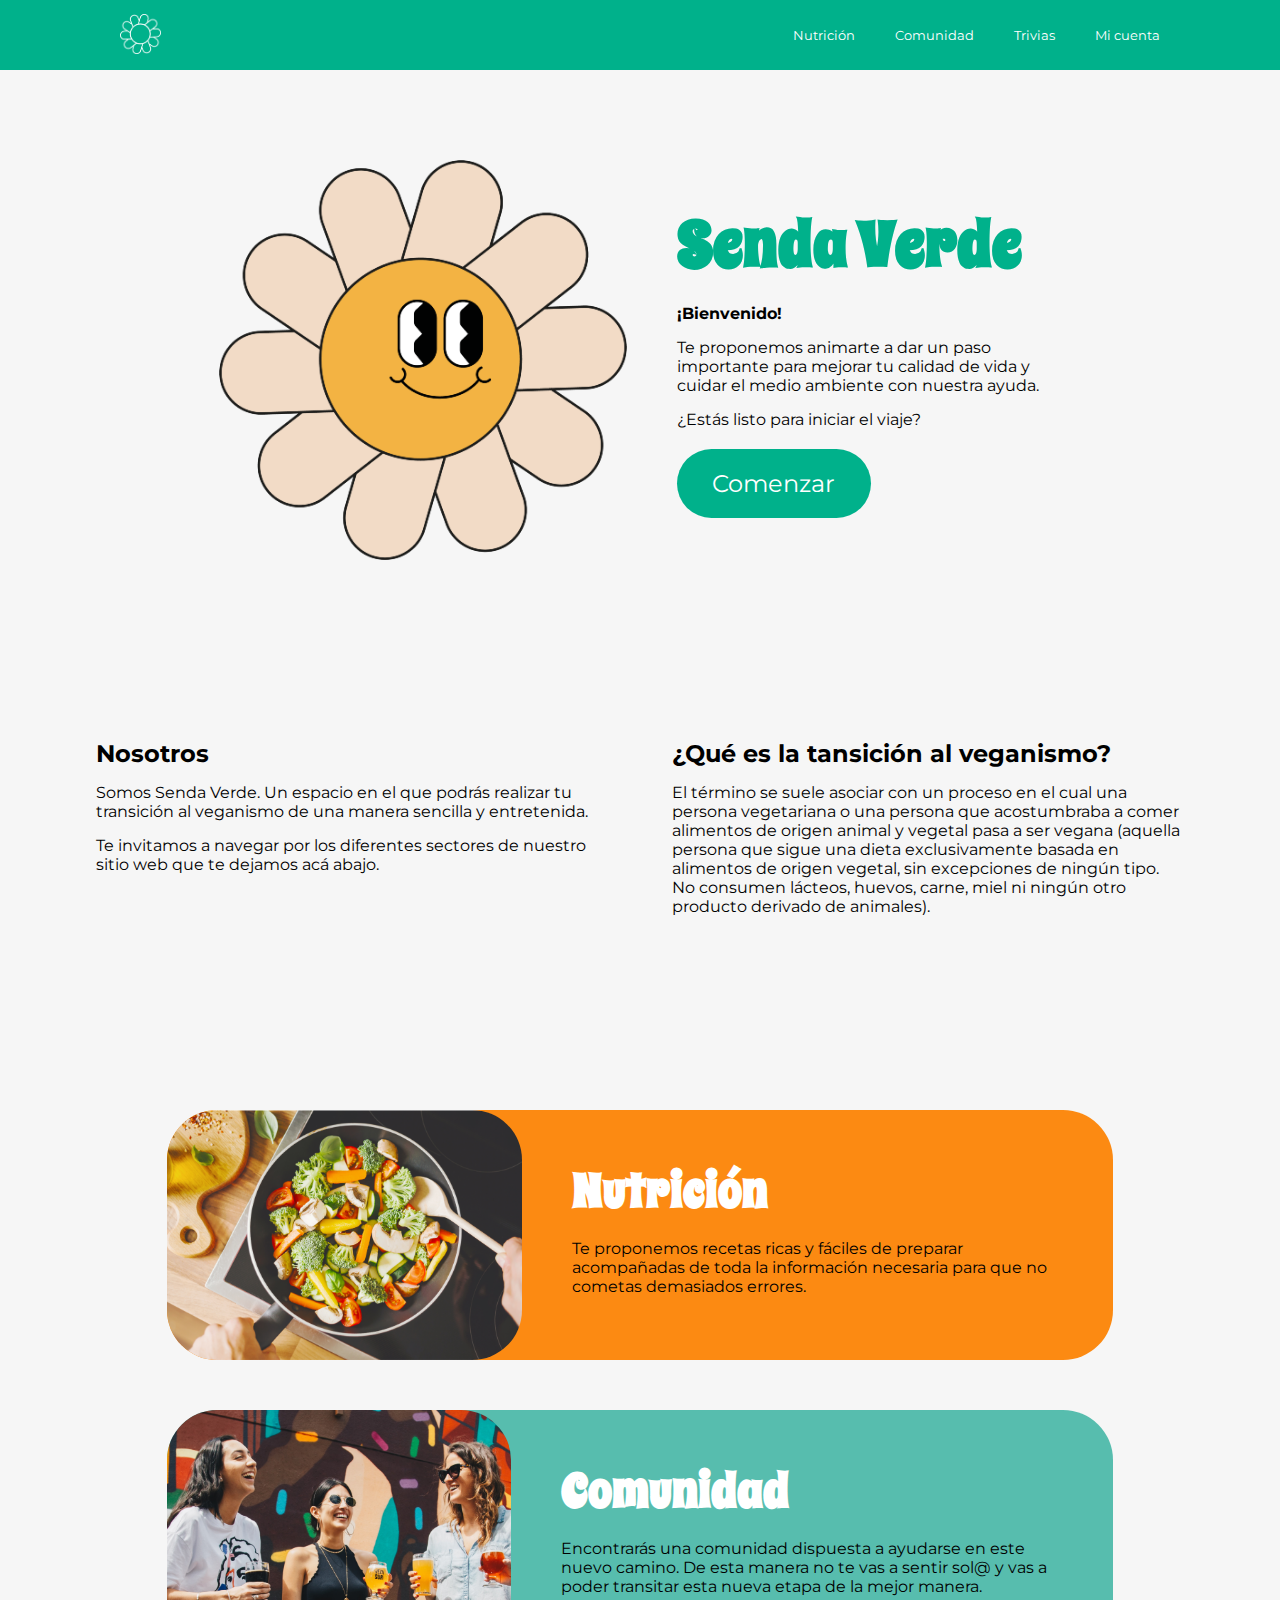
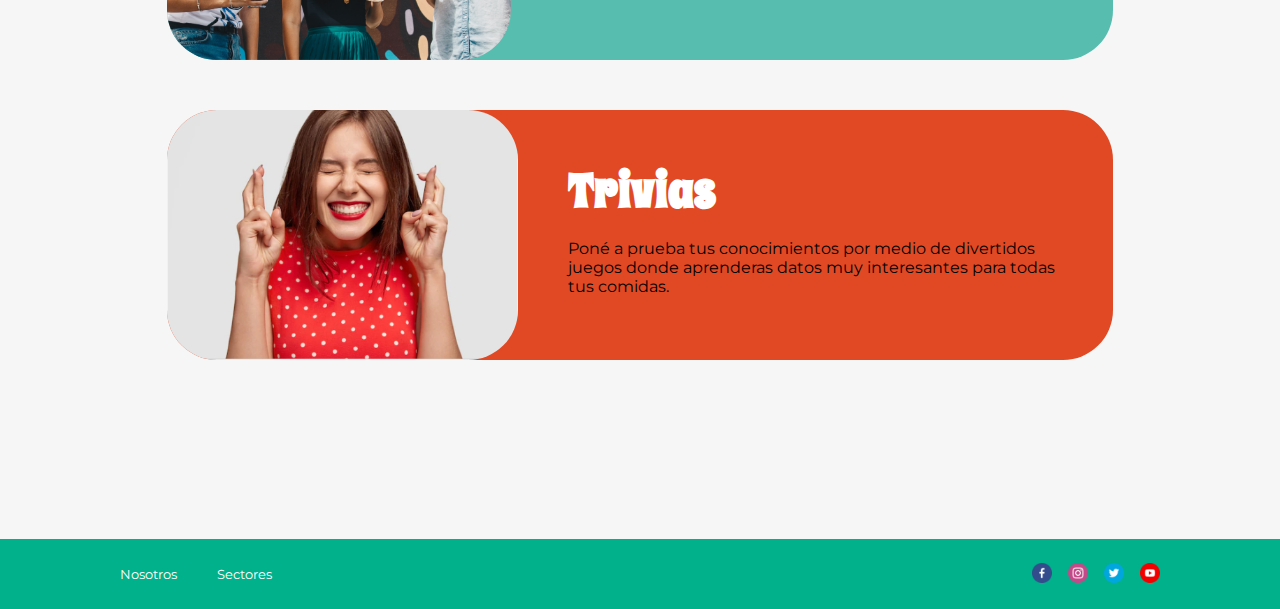
<file: index.html>
<!doctype html>
<html>
<head>
<meta charset="utf-8">
<title>Senda Verde</title>
<link rel="stylesheet" href="estilos.css">
<link rel="icon" href="img/logosincara.ico">
</head>

<body>
    <header>
        <div class="logo-home">
            <a href="index.html"><img src="img/icon.png" alt="logo"/></a>
        </div>
        <nav>
            <ul>
                <li>Nutrición</li>
                <li>Comunidad</li>
                <li>Trivias</li>
                <li>Mi cuenta</li>
            </ul>
        </nav>
    </header>
    <main>
        <section id="landing">
            <article class="senda-logo">
                <img src="img/logo iso PNG.png" alt="logo"/>
            </article>
            <div class="bienvenida">
                <article>
                    <h1>Senda Verde</h1>
                    <p><span class="bold">¡Bienvenido!</span></p>
                    <p>Te proponemos animarte a dar un paso importante para mejorar tu calidad de vida y cuidar el medio ambiente con nuestra ayuda.</p>
                    <p>¿Estás listo para iniciar el viaje?</p>
                </article>
                <article class="comenzar">
                    <h2><a href="#present">Comenzar</a></h2>
                </article>
            </div>
        </section>
        <section id="present">
            <div class="nosotros">
                <h2><span class="bold">Nosotros</span></h2>
                <p>Somos Senda Verde. Un espacio en el que podrás realizar tu transición al veganismo de una manera sencilla y entretenida.</p>
                <p>Te invitamos a navegar por los diferentes sectores de nuestro sitio web que te dejamos acá abajo.</p>
            </div>
            <div class="what">
                <h2><span class="bold">¿Qué es la tansición al veganismo?</span></h2>
                <p>El término se suele asociar con un proceso en el cual una persona vegetariana o una persona que acostumbraba a comer alimentos de origen animal y vegetal pasa a ser vegana (aquella persona que sigue una dieta exclusivamente basada en alimentos de origen vegetal, sin excepciones de ningún tipo. No consumen lácteos, huevos, carne, miel ni ningún otro producto derivado de animales).</p>
            </div>
        </section>
        <section id="sectores">
            <div class="nutri">
                <article class="foto-nutri">
                    <img src="img/FOTO COMIDA.jpg" alt="foto nutrición"/>
                </article>
                <article>
                    <h3>Nutrición</h3>
                    <p>Te proponemos recetas ricas y fáciles de preparar acompañadas de toda la información necesaria para que no cometas demasiados errores.</p>
                </article>
            </div>
            <div class="comu">
                <article class="foto-comu">
                    <img src="img/FOTO COMUNIDAD.jpg" alt="foto comunidad"/>
                </article>
                <article>
                    <h3>Comunidad</h3>
                    <p>Encontrarás una comunidad dispuesta a ayudarse en este nuevo camino. De esta manera no te vas a sentir sol@ y vas a poder transitar esta nueva etapa de la mejor manera.</p>
                </article>
            </div>
            <div class="trivia">
                <article class="foto-trivia">
                    <img src="img/FOTO TRIVIA.jpg" alt="foto trivia"/>
                </article>
                <article>
                    <h3>Trivias</h3>
                    <p>Poné a prueba tus conocimientos por medio de divertidos juegos donde aprenderas datos muy interesantes para todas tus comidas.</p>
                </article>
            </div>
        </section>
    </main>
    <footer>
        <div class="data">
            <ul>
                <li><a href="#present">Nosotros</a></li>
                <li><a href="#sectores">Sectores</a></li>
            </ul>
        </div>
        <div class="redes">
            <a href="https://www.facebook.com/" target="_blank"><img src="img/facebook (1).png" alt="facebook"/></a>
            <a href="https://www.instagram.com/" target="_blank"><img src="img/instagram (1).png" alt="instagram"/></a>
            <a href="https://www.twitter.com/" target="_blank"><img src="img/twitter (1).png" alt="twitter"/></a>
            <a href="https://www.youtube.com/" target="_blank"><img src="img/youtube (1).png" alt="youtube"/></a>
        </div>
    </footer>
</body>
</html>
</file>
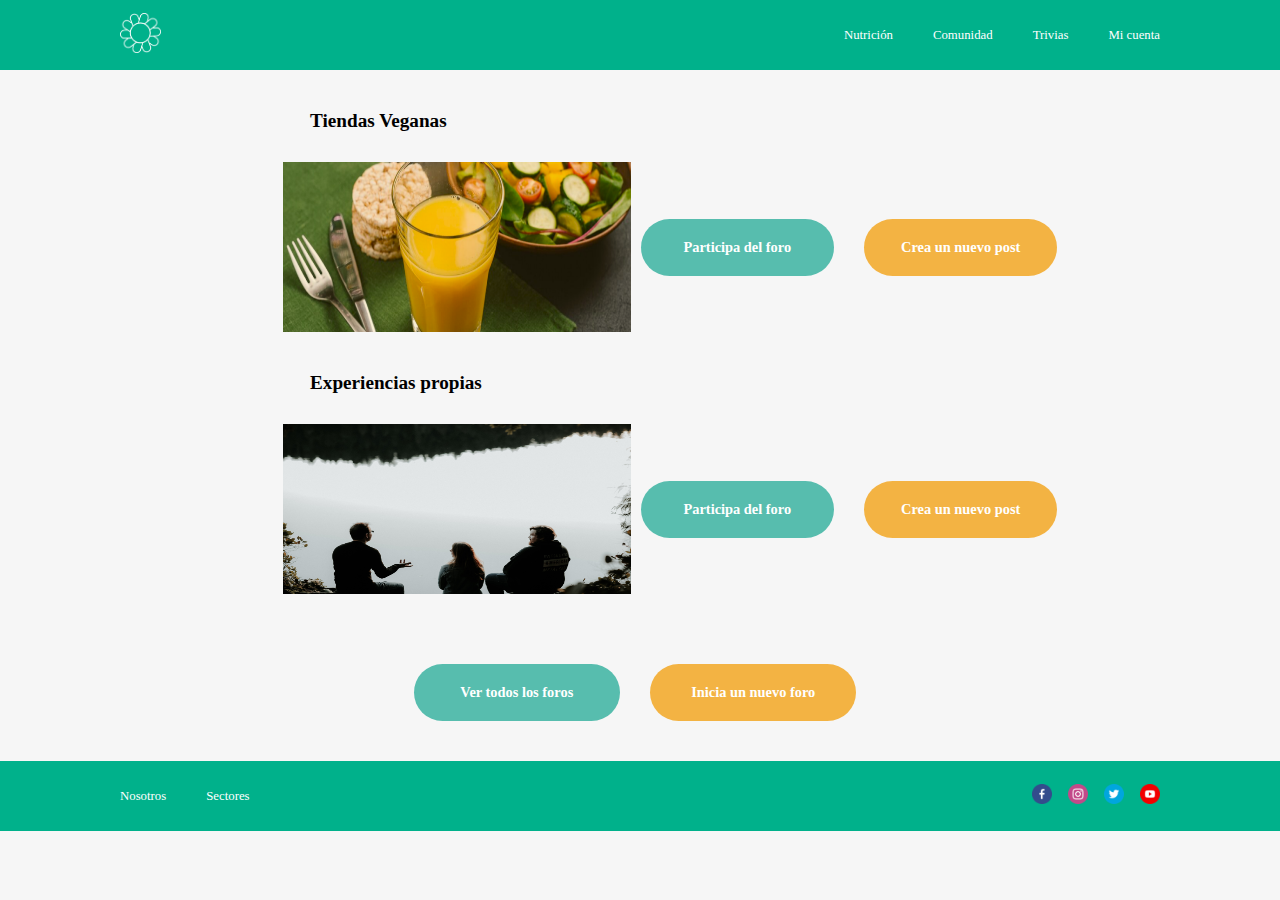
<file: index2.html>
<!doctype html>
<html>
<head>
<meta charset="utf-8">
<title>Comunidad</title>
<link href="Estilos comunidad.css" rel="stylesheet" type="text/css">
<link rel="icon" href="img/logosincara.ico">
</head>

<body>
	<header>
	  <div class="logo-home">
				<a href="index.html"><img src="img/icon.png" alt="logo"/></a>
			</div>
			<nav>
			  <ul>
					<li>Nutrición</li>
					<li>Comunidad</li>
					<li>Trivias</li>
					<li>Mi cuenta</li>
				</ul>
			</nav>
		</header>
		<main>
			<div class="Locales">
				<h1>Tiendas Veganas</h1>
					<section class="imagen">
							<img src="img/Comunidad 1.png" width="348" height="170" alt="Comunidad1"/>
								<h2>Participa del foro</h2>
								<h3>Crea un nuevo post</h3>
					</section>
			</div>
			<div class="opiniones">
				<h1>Experiencias propias</h1>
				  <section class="imagen">
							<img src="img/Comunidad 2.jpg" width="348" height="170" alt="Comunidad2"/>
								<h2>Participa del foro</h2>
								<h3>Crea un nuevo post</h3>
				  </section>
			</div>
			<div class="botones">
					<h2>Ver todos los foros</h2>
					<h3>Inicia un nuevo foro</h3>
			</div>
		</main>
		<footer>
			<div class="data">
				<ul>
					<li><a href="#present">Nosotros</a></li>
					<li><a href="#sectores">Sectores</a></li>
				</ul>
			</div>
			<div class="redes">
				<a href="https://www.facebook.com/" target="_blank"><img src="img/facebook (1).png" alt="facebook"/></a>
				<a href="https://www.instagram.com/" target="_blank"><img src="img/instagram (1).png" alt="instagram"/></a>
				<a href="https://www.twitter.com/" target="_blank"><img src="img/twitter (1).png" alt="twitter"/></a>
				<a href="https://www.youtube.com/" target="_blank"><img src="img/youtube (1).png" alt="youtube"/></a>
			</div>


		</footer>
</body>
</html>
</file>
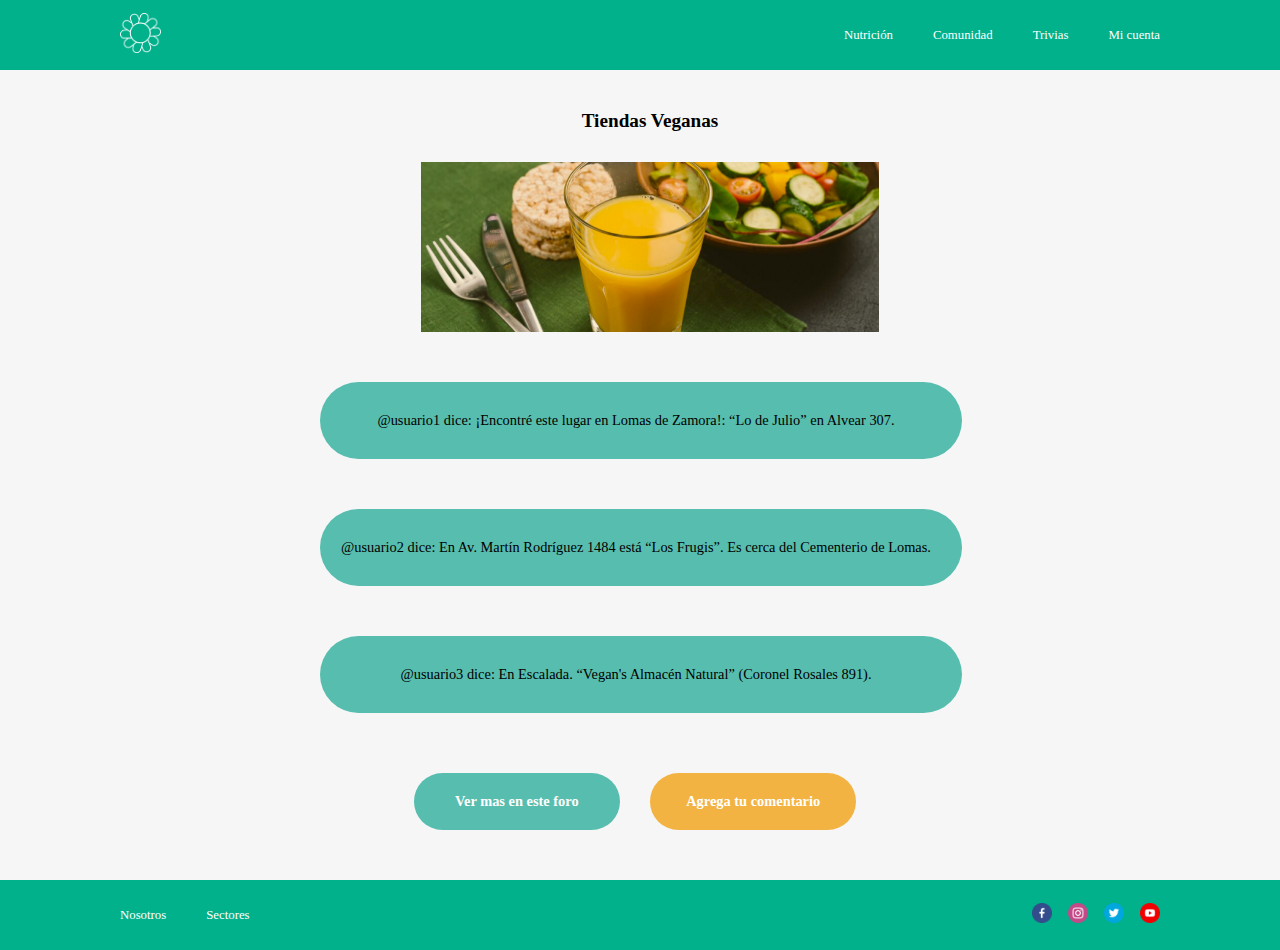
<file: index3.html>
<!doctype html>
<html>
<head>
<meta charset="utf-8">
<title>foro tienda</title>
<link href="Estilos forotienda.css" rel="stylesheet" type="text/css">
<link rel="icon" href="img/logosincara.ico">
</head>

<body>
<header>
  <div class="logo-home">
            <a href="index.html"><img src="img/icon.png" alt="logo"/></a>
        </div>
        <nav>
          <ul>
                <li>Nutrición</li>
                <li>Comunidad</li>
                <li>Trivias</li>
                <li>Mi cuenta</li>
            </ul>
        </nav>
    </header>
	<main>
		<div class="Locales">
			<h1>Tiendas Veganas</h1>
				<section class="imagen">
					<img src="img/Comunidad 1.png" width="458" height="170" alt=""/>
				</section>
		</div>
		<div class="comentarios">
		<section>
			<p>@usuario1 dice:
				¡Encontré este lugar en Lomas de Zamora!: “Lo de Julio” en Alvear 307.</p>
			<p>@usuario2 dice:
				En Av. Martín Rodríguez 1484 está “Los Frugis”. Es cerca del Cementerio de Lomas.</p>
			<p>@usuario3 dice:
				En Escalada. “Vegan's Almacén Natural” (Coronel Rosales 891).</p> 
		
		</section>
		</div>
		<div class="botones">
				<h2>Ver mas en este foro</h2>
				<h3>Agrega tu comentario</h3>
		</div>	
	</main>
	<footer>
		<div class="data">
            <ul>
                <li><a href="#present">Nosotros</a></li>
                <li><a href="#sectores">Sectores</a></li>
            </ul>
        </div>
        <div class="redes">
            <a href="https://www.facebook.com/" target="_blank"><img src="img/facebook (1).png" alt="facebook"/></a>
            <a href="https://www.instagram.com/" target="_blank"><img src="img/instagram (1).png" alt="instagram"/></a>
            <a href="https://www.twitter.com/" target="_blank"><img src="img/twitter (1).png" alt="twitter"/></a>
            <a href="https://www.youtube.com/" target="_blank"><img src="img/youtube (1).png" alt="youtube"/></a>
        </div>
	</footer>
</body>
</html>
</file>
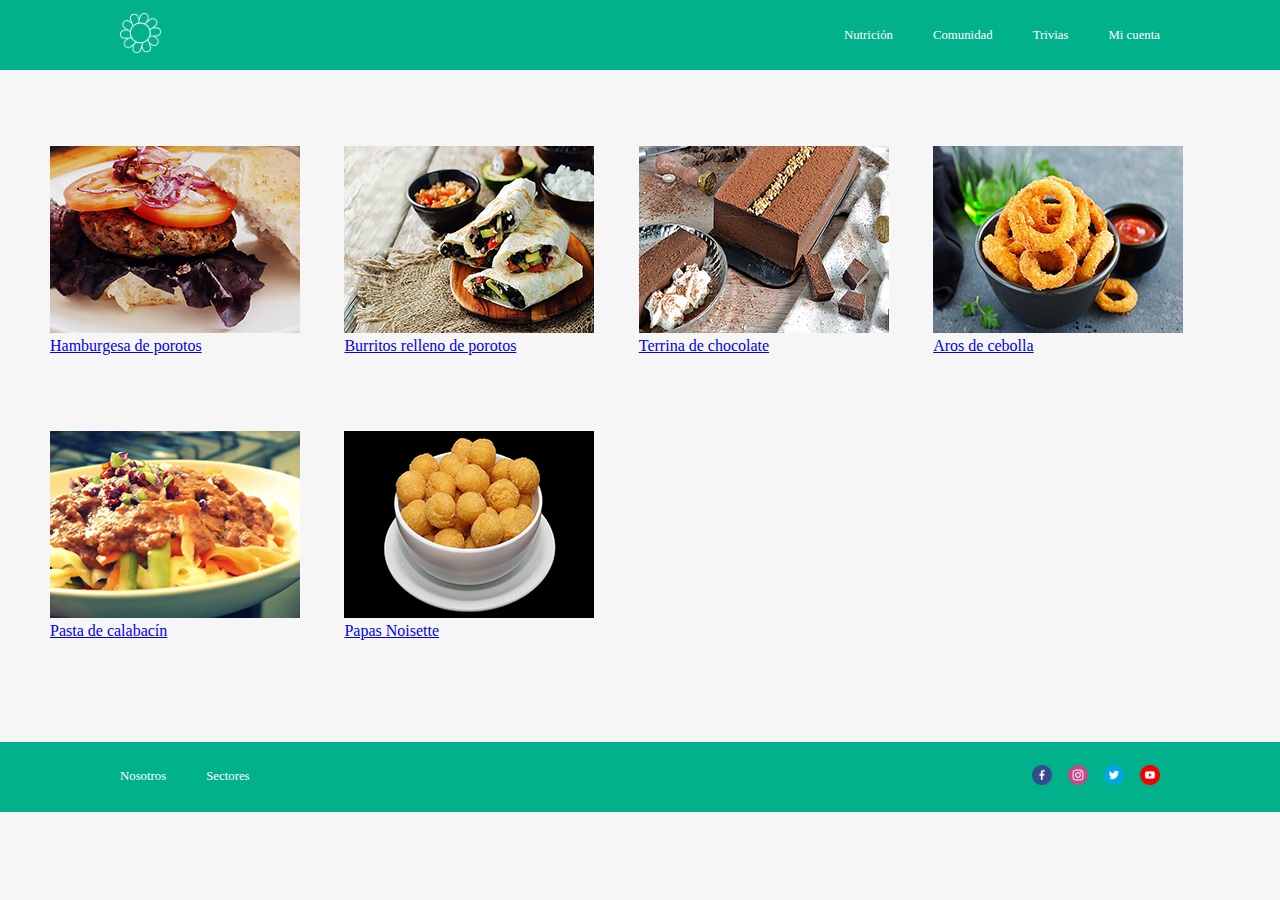
<file: index4.html>
<!doctype html>
<html>
<head>
<meta charset="utf-8">
<title>Nutrición</title>
<link href="Estilos nutricion.css" rel="stylesheet" type="text/css">
<!------Galeria img----------->
<link href="css galeria/jquery.fancybox.css" rel="stylesheet">
<!------Galeria img----------->	
<link rel="icon" href="img/logosincara.ico">
</head>

<body>
	<header>
	  	<div class="logo-home">
				<a href="index.html"><img src="img/icon.png" alt="logo"/></a>
		</div>
			<nav>
			  <ul>
					<li>Nutrición</li>
					<li>Comunidad</li>
					<li>Trivias</li>
					<li>Mi cuenta</li>
				</ul>
			</nav>
	</header>
	<main>
		<a href="img/galeria nutricion/IMG-grandes/1.jpg" data-fancybox="gallery" data-caption="Epigrafe #1">
			<img src="img/galeria nutricion/IMG-min/1.jpg" alt="Hamburgesa de porotos"/>
				<p>Hamburgesa de porotos</p>
		</a>
		
		<a href="img/galeria nutricion/IMG-grandes/2.jpg" data-fancybox="gallery" data-caption="Epigrafe #2">
			<img src="img/galeria nutricion/IMG-min/2.jpg" alt="Burritos relleno de porotos"/>
				<p>Burritos relleno de porotos</p>
		</a>
		
		<a href="img/galeria nutricion/IMG-grandes/3.jpg" data-fancybox="gallery" data-caption="Epigrafe #3">
			<img src="img/galeria nutricion/IMG-min/3.jpg" alt="Terrina de chocolate"/>
				<p>Terrina de chocolate</p>
		</a>
		
		<a href="img/galeria nutricion/IMG-grandes/4.jpg" data-fancybox="gallery" data-caption="Epigrafe #4">
			<img src="img/galeria nutricion/IMG-min/4.jpg" alt="Aros de cebolla"/>
				<p>Aros de cebolla</p>
		</a>
		
		<a href="img/galeria nutricion/IMG-grandes/5.jpg" data-fancybox="gallery" data-caption="Epigrafe #5">
			<img src="img/galeria nutricion/IMG-min/5.jpg" alt="Pasta de calabacín"/>
				<p>Pasta de calabacín</p>
		</a>
		
		<a href="img/galeria nutricion/IMG-grandes/6.jpg" data-fancybox="gallery" data-caption="Epigrafe #6">
			<img src="img/galeria nutricion/IMG-min/6.jpg" alt="Papas Noisette"/>
				<p>Papas Noisette</p>
		</a>
	
	
	
	
	
	
	
	
	
	
	
	
	
	
	
	
	
	
	</main>
	<footer>
		<div class="data">
				<ul>
					<li><a href="#present">Nosotros</a></li>
					<li><a href="#sectores">Sectores</a></li>
				</ul>
			</div>
			<div class="redes">
				<a href="https://www.facebook.com/" target="_blank"><img src="img/facebook (1).png" alt="facebook"/></a>
				<a href="https://www.instagram.com/" target="_blank"><img src="img/instagram (1).png" alt="instagram"/></a>
				<a href="https://www.twitter.com/" target="_blank"><img src="img/twitter (1).png" alt="twitter"/></a>
				<a href="https://www.youtube.com/" target="_blank"><img src="img/youtube (1).png" alt="youtube"/></a>
			</div>
	</footer>	
<!-----js galeria img ---->
<script src="js/jquery-3.4.1.min.js"></script>
<script src="js/jquery.fancybox.min.js"></script>
<!-----js galeria img ---->	
</body>
</html>
</file>
<file: estilos.css>
@charset "utf-8";
/* CSS Document */

@import url('https://fonts.googleapis.com/css2?family=Montserrat:ital,wght@0,400;0,700;1,400;1,700&family=Spicy+Rice&display=swap');

*{
    margin: 0px;
    padding: 0px;
    list-style: none;
    font-family: "montserrat", "sans-serif";
}

body{
    background-color: #f6f6f6;
}

.bold{
    font-weight: 700;
}

h1{
    font-family: "spicy rice", "serif";
    font-size: 4em;
    color:#00B18B;
}

h2{
    font-weight: 400;
}

h3{
    font-family: "spicy rice", "serif";
    font-size: 3em;
}

p{
    margin: 15px 0px;
    font-size: 1em;
}

/*------------------------------HEADER------------------------------*/

header{
    width: 100%;
    display: flex;
    background-color: #00B18B;
    justify-content: space-between;
    align-items: center;
    height: 70px;
    font-size: 0.8em;
    color: #ffffff;
}

.logo-home{
    display: flex;
}

.logo-home img{
    height: 40px;
    margin: 0px 120px;
}

nav ul{
    display: flex;
    margin: 0 100px;
}

nav ul li{
    margin: 0px 20px;
    align-items: center;
}

/*------------------------------MAIN------------------------------*/

/*-----------------------------LANDING----------------------------*/

#landing{
    display:flex;
    justify-content: center;
    align-items: center;
    padding: 7% 0 7% 0;
}

.senda-logo{
    display: flex;
    margin-right: 50px;
}

.senda-logo img{
    height: 400px;	
}

.bienvenida{
    width: 30%;
}

.comenzar{
    width: 40%;
    background-color: #00b18b;
    border-radius: 50px;
    margin-top: 20px;
    padding: 20px;
    text-align: center;
    color: #ffffff;
}

.comenzar a{
    color: white;
    text-decoration: none;
}

/*-----------------------------PRESENTACIÓN----------------------------*/

#present{
    display: flex;
    justify-content: center;
    padding: 7% 0;
}
.nosotros{
    width: 40%;
    margin-right: 5%;
}

.what{
    width: 40%;
}

/*-----------------------------SECTORES----------------------------*/

#sectores{
    display: flex;
    flex-direction: column;
    justify-content: center;
    align-items: center;
    padding: 7% 0 14% 0;
}

.nutri{
    width: 70%;
    display:flex;
    flex-direction: row;
    align-items: center;
    background-color: #FC8A12;
    border-radius: 50px;
    padding-right: 50px;
    color:#ffffff;
}

.nutri p{
    color: #000000;
}

.foto-nutri{
    height: 250px;
    margin-right: 50px;
}

.foto-nutri img{
    height: 100%;
    border-radius: 50px;
}

.comu{
    width: 70%;
    display: flex;
    flex-direction: row;
    align-items: center;
    background-color: #57BDAE;
    border-radius: 50px;
    padding-right: 50px;
    margin-top: 50px;
    color:#ffffff;
}

.comu p{
    color: #000000;
}

.foto-comu{
    height: 250px;
    margin-right: 50px;
}

.foto-comu img{
    height: 100%;
    border-radius: 50px;
}

.trivia{
    width: 70%;
    display: flex;
    flex-direction: row;
    align-items: center;
    background-color: #E14924;
    border-radius: 50px;
    padding-right: 50px;
    margin-top: 50px;
    color: #ffffff;
}

.trivia p{
    color: #000000
}

.foto-trivia{
    height: 250px;
    margin-right: 50px;
}

.foto-trivia img{
    height: 100%;
    border-radius: 50px;
}

/*-----------------------------FOOTER----------------------------*/

footer{
    width: 100%;
    display: flex;
    background-color: #00B18B;
    justify-content: space-between;
    align-items: center;
    height: 70px;
    font-size: 0.8em;
    color: #ffffff;
}

footer a{
    color: #ffffff;
    text-decoration: none;
}

.data ul{
    margin: 0 100px;
    display: flex;
}

.data ul li{
    margin: 0 20px;
    align-items: center;
}

.redes{
    display: flex;
    bottom:10px;
    width: 10%;
    justify-content: space-between;
    margin-right: 120px;
}
.redes img{
    height: 20px;
}
</file>
<file: Estilos comunidad.css>
@charset "utf-8";
/* CSS Document */

*{
    margin: 0px;
    padding: 0px;
    list-style: none;
    font-family: "montserrat", "sans-serif";
}

body{
    background-color: #f6f6f6;
}

/*----------------------HEADER----------------------*/

header{
    width: 100%;
    display: flex;
    background-color: #00B18B;
    justify-content: space-between;
    align-items: center;
    height: 70px;
    font-size: 0.8em;
    color: #ffffff;
}

.logo-home{
    display: flex;
}

.logo-home img{
    height: 40px;
    margin: 0px 120px;
}

nav ul{
    display: flex;
    margin: 0 100px;
}

nav ul li{
    margin: 0px 20px;
    align-items: center;
}

/*----------------------HEADER----------------------*/

/*----------------------MAIN----------------------*/

h1{
    font-size: 1.2em;
    color:#000000;
	padding-top: 40px;
	padding-bottom: 20px;
	margin-left: 310px;
	
}

h2{
	width: 13%;
    background-color: #57BDAE;
    border-radius: 50px;
    margin-top: 40px;
    padding: 20px;
	margin: 10px;
    text-align: center;
    color: #ffffff;
	font-size: 0.9em;
	padding-left: 20px;
	margin-right: 20px;
	

}

h3{
	width: 13%;
    background-color: #F3B343;
    border-radius: 50px;
    margin-top: 40px;
    padding: 20px;
	margin: 10px;
    text-align: center;
    color: #ffffff;
	font-size: 0.9em;
	padding-left: 20px;
	margin-right: 20px;
	

}


.imagen{
	padding-left: 90px;
	padding-top: 10px;
	margin-right: 10px;
	border-radius: 50px;
	display: flex;
    flex-direction: row;
    justify-content: center;
    align-items: center;
	
	
}

.botones{
    display: flex;
    justify-content: center;
	padding-top: 60px;
	padding-bottom: 30px;
}

/*----------------------MAIN----------------------*/

/*---------------------FOOTER---------------------*/

footer{
    width: 100%;
    display: flex;
    background-color: #00B18B;
    justify-content: space-between;
    align-items: center;
    height: 70px;
    font-size: 0.8em;
    color: #ffffff;
}

footer a{
    color: #ffffff;
    text-decoration: none;
}

.data ul{
    margin: 0 100px;
    display: flex;
}

.data ul li{
    margin: 0 20px;
    align-items: center;
}

.redes{
    display: flex;
    bottom:10px;
    width: 10%;
    justify-content: space-between;
    margin-right: 120px;
}
.redes img{
    height: 20px;
}
</file>
<file: Estilos forotienda.css>
@charset "utf-8";
/* CSS Document */

*{
    margin: 0px;
    padding: 0px;
    list-style: none;
    font-family: "montserrat", "sans-serif";
}

body{
    background-color: #f6f6f6;
}

/*----------------------HEADER----------------------*/

header{
    width: 100%;
    display: flex;
    background-color: #00B18B;
    justify-content: space-between;
    align-items: center;
    height: 70px;
    font-size: 0.8em;
    color: #ffffff;
}

.logo-home{
    display: flex;
}

.logo-home img{
    height: 40px;
    margin: 0px 120px;
}

nav ul{
    display: flex;
    margin: 0 100px;
}

nav ul li{
    margin: 0px 20px;
    align-items: center;
}

/*----------------------HEADER----------------------*/

/*----------------------MAIN----------------------*/

h1{
    font-size: 1.2em;
    color:#000000;
	padding-top: 40px;
	padding-bottom: 20px;
	margin-left: 20px;
	
}

h2{
	width: 13%;
    background-color: #57BDAE;
    border-radius: 50px;
    margin-top: 40px;
    padding: 20px;
	margin: 10px;
    text-align: center;
    color: #ffffff;
	font-size: 0.9em;
	padding-left: 20px;
	margin-right: 20px;
	

}

h3{
	width: 13%;
    background-color: #F3B343;
    border-radius: 50px;
    margin-top: 40px;
    padding: 20px;
	margin: 10px;
    text-align: center;
    color: #ffffff;
	font-size: 0.9em;
	padding-left: 20px;
	margin-right: 20px;
}
	

p{
	width: 80%;
    background-color: #57BDAE;
    border-radius: 50px;
    padding: 30px;
	margin: 50px;
    text-align: center;
    color: #00000;
	font-size: 0.9em;
	padding-left: 20px;
	

}
	
.imagen{
	padding-left: 30px;
	padding-top: 10px;
	margin-right: 10px;
	border-radius: 50px;
	display: flex;
    flex-direction: row;
    justify-content: center;
    align-items: center;
	
}


.Locales{
	display: flex;
    align-items: center;
    flex-direction: column;
}


.comentarios{
	
	display: flex;
    justify-content: space-evenly;
}

.botones{
	padding-bottom: 40px;
	display: flex;
    justify-content: center;
}

/*----------------------MAIN----------------------*/

/*---------------------FOOTER---------------------*/

footer{
    width: 100%;
    display: flex;
    background-color: #00B18B;
    justify-content: space-between;
    align-items: center;
    height: 70px;
    font-size: 0.8em;
    color: #ffffff;
}

footer a{
    color: #ffffff;
    text-decoration: none;
}

.data ul{
    margin: 0 100px;
    display: flex;
}

.data ul li{
    margin: 0 20px;
    align-items: center;
}

.redes{
    display: flex;
    bottom:10px;
    width: 10%;
    justify-content: space-between;
    margin-right: 120px;
}
.redes img{
    height: 20px;
}
</file>
<file: Estilos nutricion.css>
@charset "utf-8";
/* CSS Document */

*{
    margin: 0px;
    padding: 0px;
    list-style: none;
    font-family: "montserrat", "sans-serif";
}

body{
    background-color: #f6f6f6;
}

/*----------------------HEADER----------------------*/

header{
    width: 100%;
    display: flex;
    background-color: #00B18B;
    justify-content: space-between;
    align-items: center;
    height: 70px;
    font-size: 0.8em;
    color: #ffffff;
}

.logo-home{
    display: flex;
}

.logo-home img{
    height: 40px;
    margin: 0px 120px;
}

nav ul{
    display: flex;
    margin: 0 100px;
}

nav ul li{
    margin: 0px 20px;
    align-items: center;
}

/*----------------------HEADER----------------------*/

/*----------------------MAIN----------------------*/

main{
	width: 100%;
	padding: 50px;
	display: flex;
    flex-wrap: wrap;
}

main a{
	width: 23%;
	margin-top: 2%;
	margin-bottom: 4%;
	
	
}




/*---------------------FOOTER---------------------*/

footer{
    width: 100%;
    display: flex;
    background-color: #00B18B;
    justify-content: space-between;
    align-items: center;
    height: 70px;
    font-size: 0.8em;
    color: #ffffff;
}

footer a{
    color: #ffffff;
    text-decoration: none;
}

.data ul{
    margin: 0 100px;
    display: flex;
}

.data ul li{
    margin: 0 20px;
    align-items: center;
}

.redes{
    display: flex;
    bottom:10px;
    width: 10%;
    justify-content: space-between;
    margin-right: 120px;
}
.redes img{
    height: 20px;
}
</file>
